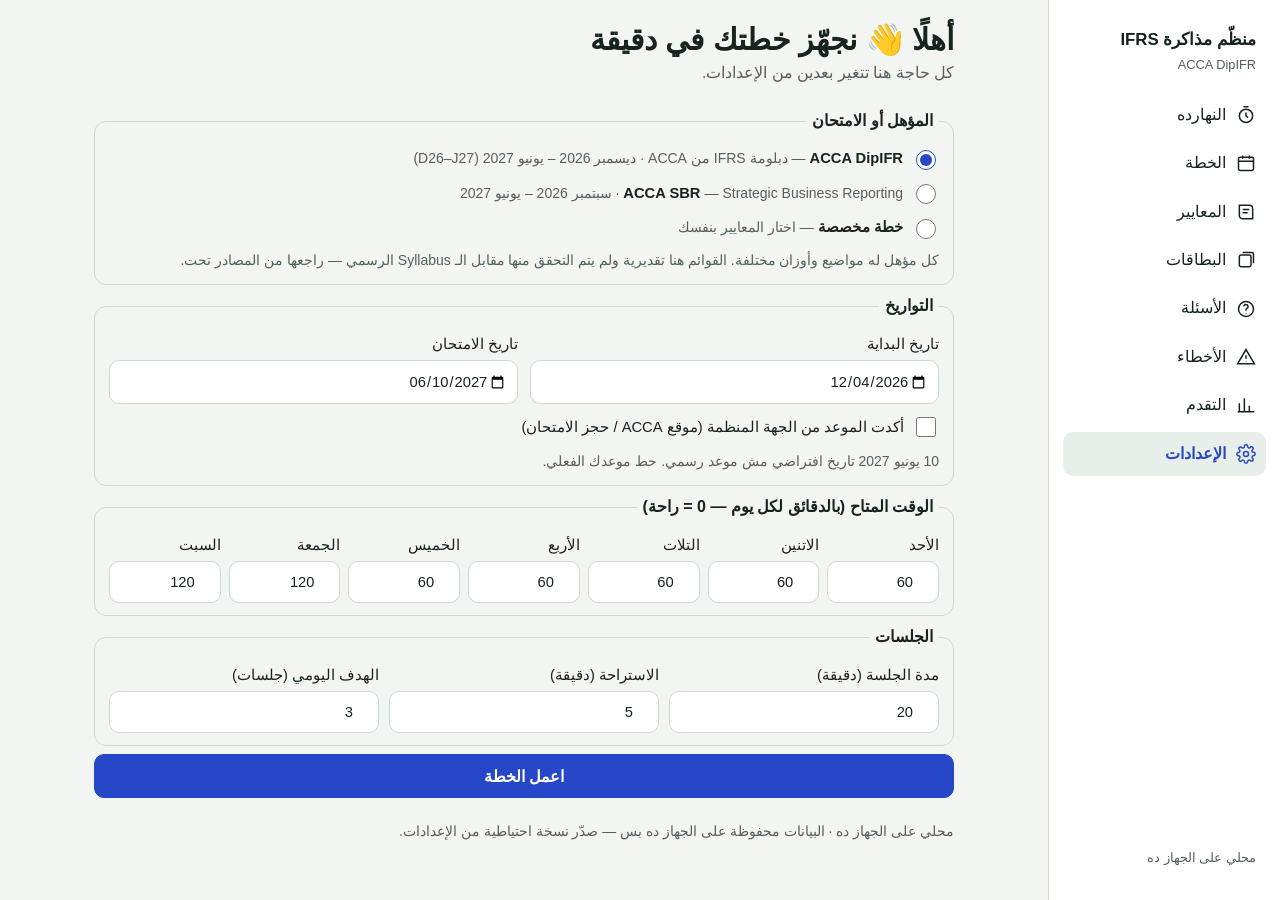
<file: index.html>
<!doctype html>
<html lang="ar" dir="rtl">
<head>
<meta charset="utf-8">
<meta name="viewport" content="width=device-width, initial-scale=1, viewport-fit=cover">
<title>منظّم مذاكرة IFRS</title>
<meta name="description" content="تنظيم مذاكرة IFRS والتحضير للامتحان: مهمة واحدة دلوقتي، تايمر تركيز، خطة، بطاقات، أسئلة تدريبية، وسجل أخطاء.">
<link rel="stylesheet" href="css/app.css">
<script>
  // تطبيق المظهر قبل الرسم لتفادي الوميض
  try { var s = JSON.parse(localStorage.getItem('ifrsStudy.v2') || 'null'); var th = s && s.settings && s.settings.theme; if (th === 'light' || th === 'dark') document.documentElement.setAttribute('data-theme', th); } catch (e) {}
</script>
</head>
<body>
<a class="skip" href="#main">تخطَّ إلى المحتوى</a>
<div class="app">
  <nav class="side" aria-label="الأقسام" id="side"></nav>
  <main id="main" tabindex="-1"><div class="view" id="view"><p class="muted">جارٍ التحميل…</p></div></main>
</div>
<nav class="tabbar" aria-label="التنقل السريع" id="tabbar"></nav>
<div class="toast" id="toast" role="status" aria-live="polite"></div>
<div id="flash" aria-live="assertive"></div>
<dialog id="dlg" aria-labelledby="dlg-title"></dialog>
<noscript><p style="padding:16px">التطبيق يحتاج تفعيل JavaScript.</p></noscript>

<script src="js/util.js"></script>
<script src="content/content.js"></script>
<script src="js/store.js"></script>
<script src="js/plan.js"></script>
<script src="js/timer.js"></script>
<script src="js/srs.js"></script>
<script src="js/study.js"></script>
<script src="js/app.js"></script>
<script src="js/view-today.js"></script>
<script src="js/view-plan.js"></script>
<script src="js/view-learn.js"></script>
<script src="js/view-practice.js"></script>
<script src="js/view-progress.js"></script>
<script src="js/view-prefs.js"></script>
<script>App.boot();</script>
</body>
</html>
</file>
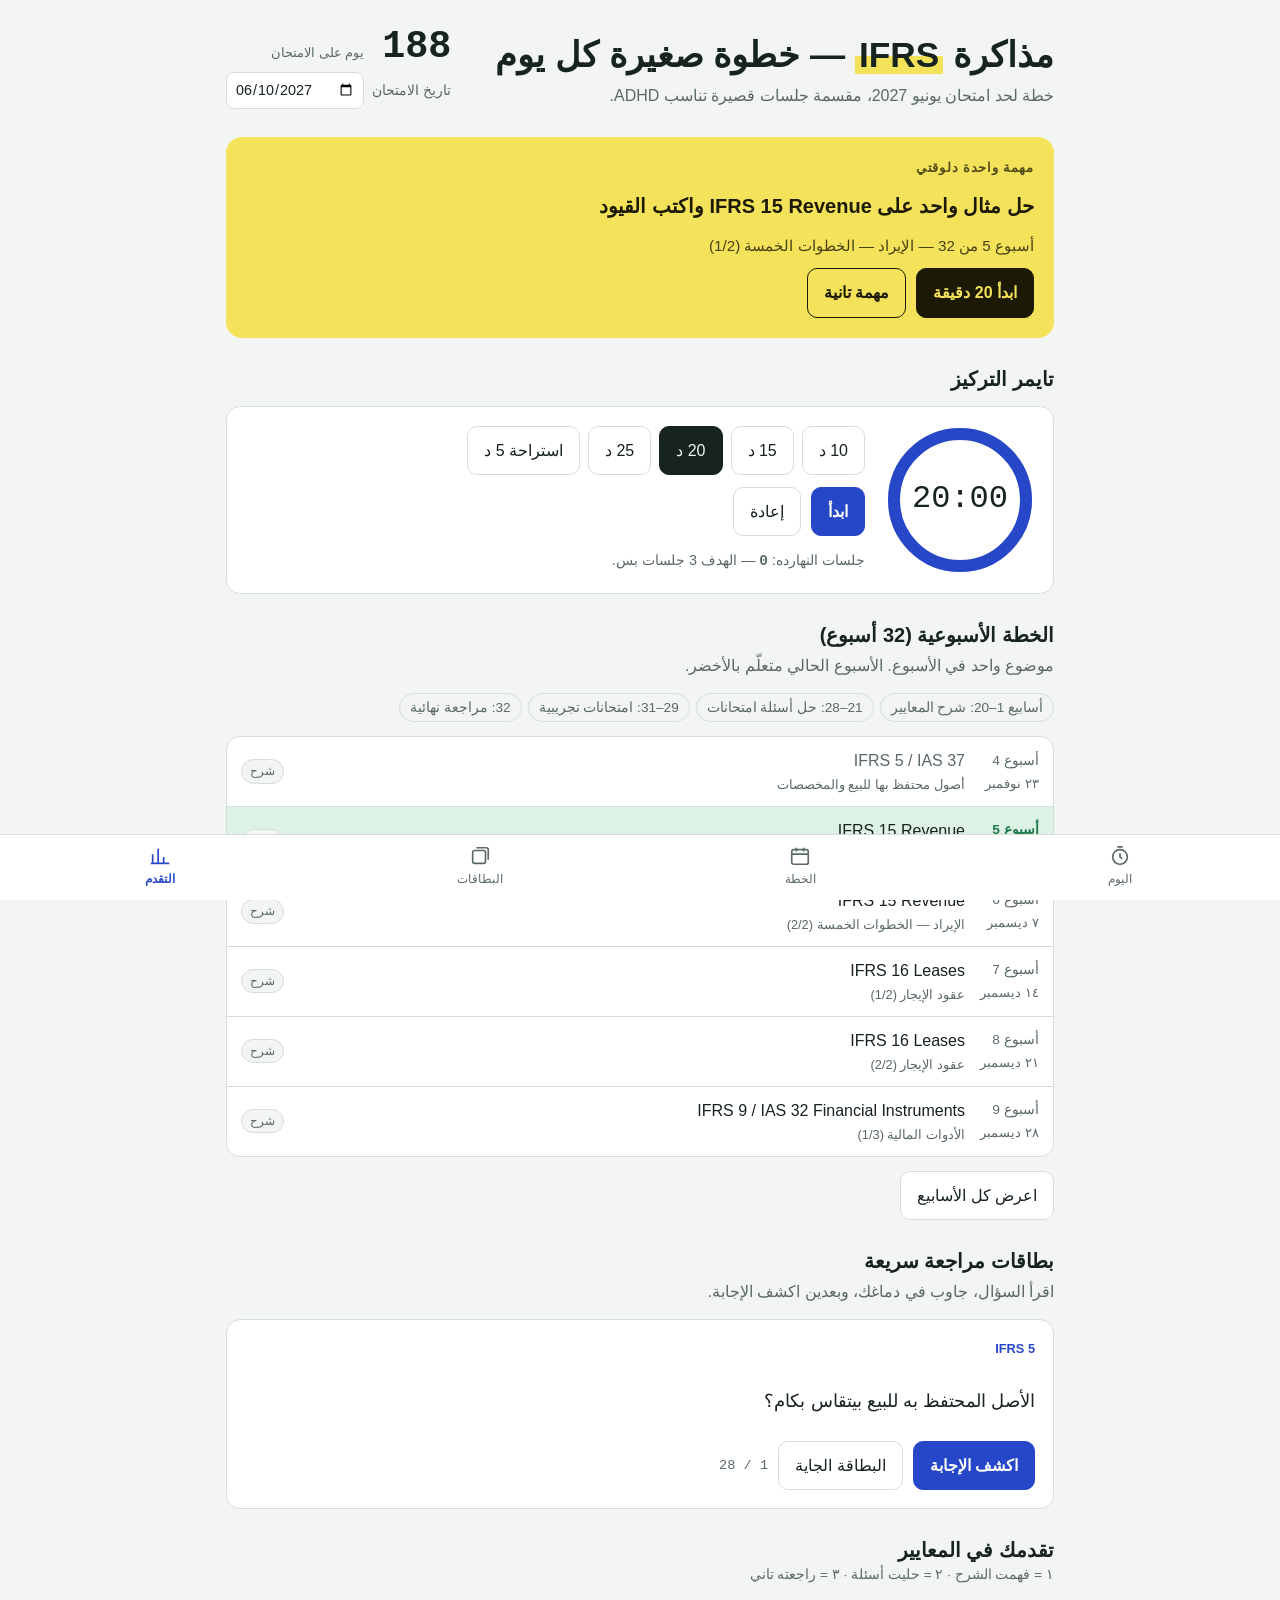
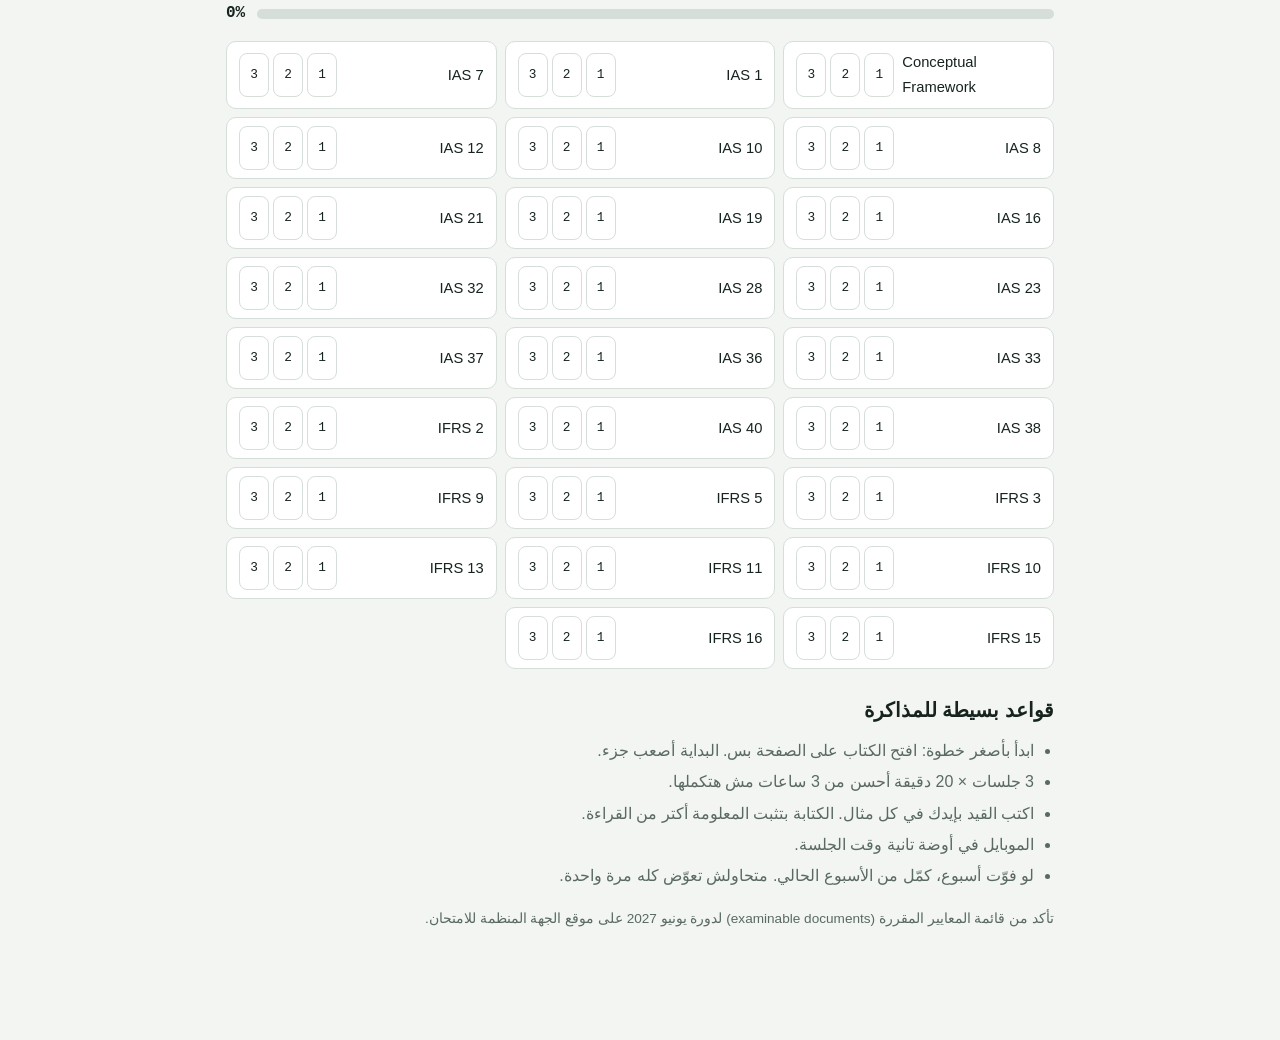
<file: original/index-v1.html>
<!doctype html>
<html lang="ar" dir="rtl">
<head>
<meta charset="utf-8">
<meta name="viewport" content="width=device-width, initial-scale=1, viewport-fit=cover">
<title>مذاكرة IFRS يونيو 2027</title>
<style>
/* Layout: single RTL column, highlighter-on-paper study desk; "now" block first, then timer, plan, cards, progress */
:root{
  --bg:#F2F5F2; --surface:#FFFFFF; --fg:#16231E; --muted:#5A6A63; --line:#D6DED9;
  --accent:#2747C9; --accent-fg:#FFFFFF; --hi:#F4E25A; --hi-fg:#1C1A05;
  --good:#1E7A4C; --good-bg:#DDF1E5;
  --f-body:"Segoe UI", Tahoma, "Noto Sans Arabic", Arial, sans-serif;
  --f-num:ui-monospace, Consolas, "Courier New", monospace;
}
@media (prefers-color-scheme: dark){:root:not([data-theme="light"]){
  --bg:#0F1613; --surface:#18221E; --fg:#E5EDE8; --muted:#97A8A0; --line:#2A3832;
  --accent:#8EA6FF; --accent-fg:#0F1613; --hi:#E3D24B; --hi-fg:#1C1A05;
  --good:#6FD39C; --good-bg:#183A28; color-scheme:dark}}
:root[data-theme="dark"]{
  --bg:#0F1613; --surface:#18221E; --fg:#E5EDE8; --muted:#97A8A0; --line:#2A3832;
  --accent:#8EA6FF; --accent-fg:#0F1613; --hi:#E3D24B; --hi-fg:#1C1A05;
  --good:#6FD39C; --good-bg:#183A28; color-scheme:dark}

*{box-sizing:border-box}
body{background:var(--bg);color:var(--fg);font-family:var(--f-body);font-size:16px;line-height:1.7;margin:0}
.wrap{max-width:860px;margin:0 auto;padding-block:28px 64px;
  padding-left:max(16px, env(safe-area-inset-left,0px));padding-right:max(16px, env(safe-area-inset-right,0px));
  display:flex;flex-direction:column;gap:28px}
h1,h2{margin:0;text-wrap:balance;line-height:1.3}
h1{font-size:clamp(1.6rem,4.5vw,2.2rem);font-weight:700}
h2{font-size:1.25rem;font-weight:600}
.mark{background:linear-gradient(transparent 55%, var(--hi) 55%);color:inherit;padding:0 4px}
.sub{color:var(--muted);margin:4px 0 0}
.num{font-family:var(--f-num);font-variant-numeric:tabular-nums}
.ltr{direction:ltr;unicode-bidi:isolate}
section{display:flex;flex-direction:column;gap:14px}
.panel{background:var(--surface);border:1px solid var(--line);border-radius:14px;padding:18px}
button{font:inherit;cursor:pointer;border-radius:10px;border:1px solid var(--line);background:var(--surface);color:var(--fg);padding:10px 16px}
button:focus-visible,input:focus-visible{outline:3px solid var(--accent);outline-offset:2px}
.btn-main{background:var(--accent);color:var(--accent-fg);border-color:var(--accent);font-weight:600}
.row{display:flex;flex-wrap:wrap;gap:10px;align-items:center}

/* header */
header{display:flex;flex-wrap:wrap;justify-content:space-between;gap:16px;align-items:flex-end}
.count{display:flex;gap:18px;align-items:baseline}
.count b{font-size:2.4rem;line-height:1}
.count small{color:var(--muted)}
.exam-date{display:flex;gap:8px;align-items:center;color:var(--muted);font-size:.9rem}
.exam-date input{font:inherit;padding:4px 8px;border-radius:8px;border:1px solid var(--line);background:var(--surface);color:var(--fg)}

/* now block */
.now{background:var(--hi);color:var(--hi-fg);border-radius:16px;padding:20px;display:flex;flex-direction:column;gap:10px}
.now .label{font-size:.8rem;letter-spacing:.06em;font-weight:600;opacity:.75}
.now .task{font-size:1.25rem;font-weight:600;margin:0}
.now .meta{margin:0;opacity:.8;font-size:.95rem}
.now button{background:var(--hi-fg);color:var(--hi);border-color:var(--hi-fg);font-weight:600}
.now button.ghost{background:transparent;color:var(--hi-fg);border-color:currentColor}

/* timer */
.timer{display:grid;grid-template-columns:auto 1fr;gap:20px;align-items:center}
@media (max-width:520px){.timer{grid-template-columns:1fr;justify-items:center;text-align:center}}
.ring{width:150px;height:150px;position:relative}
.ring svg{width:100%;height:100%;transform:rotate(-90deg)}
.ring .t{position:absolute;inset:0;display:grid;place-items:center;font-size:2rem}
.chips{display:flex;flex-wrap:wrap;gap:8px}
.chip[aria-pressed="true"]{background:var(--fg);color:var(--bg);border-color:var(--fg)}
.done-today{color:var(--muted);font-size:.9rem;margin:0}

/* plan */
.phase{display:flex;flex-wrap:wrap;gap:6px;font-size:.85rem}
.phase span{padding:2px 10px;border-radius:999px;border:1px solid var(--line);color:var(--muted)}
.weeks{display:flex;flex-direction:column;border:1px solid var(--line);border-radius:14px;overflow:hidden;background:var(--surface)}
.wk{display:grid;grid-template-columns:62px 1fr auto;gap:12px;padding:10px 14px;border-top:1px solid var(--line);align-items:center}
.wk:first-child{border-top:0}
.wk .n{color:var(--muted);font-size:.85rem}
.wk .d{color:var(--muted);font-size:.8rem}
.wk .topic{min-width:0}
.wk.cur{background:var(--good-bg)}
.wk.cur .n{color:var(--good);font-weight:600}
.wk.past .topic{color:var(--muted)}
.tag{font-size:.75rem;padding:1px 8px;border-radius:999px;background:var(--bg);color:var(--muted);border:1px solid var(--line);white-space:nowrap}
.showall{align-self:flex-start}

/* cards */
.card{min-height:190px;display:flex;flex-direction:column;gap:12px;justify-content:space-between}
.card .std{font-size:.8rem;color:var(--accent);font-weight:600}
.card .q{font-size:1.15rem;font-weight:500;margin:0}
.card .a{margin:0;padding:12px 14px;background:var(--bg);border-radius:10px;border-inline-start:4px solid var(--hi)}

/* progress */
.prog-bar{height:10px;background:var(--line);border-radius:99px;overflow:hidden}
.prog-bar i{display:block;height:100%;background:var(--good);width:0;transition:width .3s}
.stds{display:grid;grid-template-columns:repeat(auto-fill,minmax(240px,1fr));gap:8px}
.std-row{display:flex;justify-content:space-between;gap:8px;align-items:center;padding:8px 12px;background:var(--surface);border:1px solid var(--line);border-radius:10px}
.std-row .nm{min-width:0;font-size:.92rem}
.lv{display:flex;gap:4px}
.lv button{width:30px;height:30px;padding:0;border-radius:8px;font-size:.8rem}
.lv button.on{background:var(--good);border-color:var(--good);color:var(--surface)}
.legend{color:var(--muted);font-size:.85rem;margin:0}

.tabbar{position:fixed;left:0;right:0;bottom:0;z-index:20;background:var(--surface);border-top:1px solid var(--line);
  display:grid;grid-template-columns:repeat(4,1fr);
  padding-bottom:env(safe-area-inset-bottom,0px);padding-left:env(safe-area-inset-left,0px);padding-right:env(safe-area-inset-right,0px)}
.tabbar a{display:flex;flex-direction:column;align-items:center;gap:2px;padding:10px 4px;color:var(--muted);text-decoration:none;font-size:.78rem}
.tabbar a svg{width:22px;height:22px;stroke:currentColor;fill:none;stroke-width:1.8}
.tabbar a.on{color:var(--accent);font-weight:600}
section,.now{scroll-margin-top:16px}
.wrap{padding-bottom:110px}
button{min-height:44px}
.tips{margin:0;padding-inline-start:20px;color:var(--muted)}
.tips li{margin-bottom:4px}
.note{font-size:.85rem;color:var(--muted);margin:0}
@media (prefers-reduced-motion:reduce){*{transition:none!important}}
</style>

</head>
<body>
<div class="wrap" dir="rtl" lang="ar">

<header>
  <div>
    <h1>مذاكرة <span class="mark ltr">IFRS</span> — خطوة صغيرة كل يوم</h1>
    <p class="sub">خطة لحد امتحان يونيو 2027، مقسمة جلسات قصيرة تناسب ADHD.</p>
  </div>
  <div style="display:flex;flex-direction:column;gap:6px;align-items:flex-start">
    <div class="count"><b class="num" id="daysLeft">—</b><small>يوم على الامتحان</small></div>
    <label class="exam-date" for="examDate">تاريخ الامتحان
      <input type="date" id="examDate" value="2027-06-10" class="ltr">
    </label>
  </div>
</header>

<!-- one thing now -->
<div class="now" id="today" aria-live="polite">
  <div class="label">مهمة واحدة دلوقتي</div>
  <p class="task" id="nowTask">—</p>
  <p class="meta" id="nowMeta">—</p>
  <div class="row">
    <button id="startNow">ابدأ 20 دقيقة</button>
    <button class="ghost" id="swapTask">مهمة تانية</button>
  </div>
</div>

<!-- timer -->
<section>
  <h2>تايمر التركيز</h2>
  <div class="panel timer">
    <div class="ring">
      <svg viewBox="0 0 100 100" aria-hidden="true">
        <circle cx="50" cy="50" r="44" fill="none" stroke="var(--line)" stroke-width="8"/>
        <circle id="arc" cx="50" cy="50" r="44" fill="none" stroke="var(--accent)" stroke-width="8" stroke-linecap="round" stroke-dasharray="276.46" stroke-dashoffset="0"/>
      </svg>
      <div class="t num" id="clock">20:00</div>
    </div>
    <div style="display:flex;flex-direction:column;gap:12px;min-width:0">
      <div class="chips" role="group" aria-label="مدة الجلسة">
        <button class="chip" data-min="10" aria-pressed="false">10 د</button>
        <button class="chip" data-min="15" aria-pressed="false">15 د</button>
        <button class="chip" data-min="20" aria-pressed="true">20 د</button>
        <button class="chip" data-min="25" aria-pressed="false">25 د</button>
        <button class="chip" data-min="5" data-break="1" aria-pressed="false">استراحة 5 د</button>
      </div>
      <div class="row">
        <button class="btn-main" id="go">ابدأ</button>
        <button id="reset">إعادة</button>
      </div>
      <p class="done-today">جلسات النهارده: <b class="num" id="sessions">0</b> — الهدف 3 جلسات بس.</p>
    </div>
  </div>
</section>

<!-- plan -->
<section id="plan">
  <div>
    <h2>الخطة الأسبوعية (32 أسبوع)</h2>
    <p class="sub">موضوع واحد في الأسبوع. الأسبوع الحالي متعلّم بالأخضر.</p>
  </div>
  <div class="phase">
    <span>أسابيع 1–20: شرح المعايير</span>
    <span>21–28: حل أسئلة امتحانات</span>
    <span>29–31: امتحانات تجريبية</span>
    <span>32: مراجعة نهائية</span>
  </div>
  <div class="weeks" id="weeks"></div>
  <button class="showall" id="toggleWeeks">اعرض كل الأسابيع</button>
</section>

<!-- flashcards -->
<section id="cards">
  <div>
    <h2>بطاقات مراجعة سريعة</h2>
    <p class="sub">اقرأ السؤال، جاوب في دماغك، وبعدين اكشف الإجابة.</p>
  </div>
  <div class="panel card">
    <div class="std ltr" id="cStd" style="text-align:right">—</div>
    <p class="q" id="cQ">—</p>
    <p class="a" id="cA" hidden>—</p>
    <div class="row">
      <button class="btn-main" id="reveal">اكشف الإجابة</button>
      <button id="nextCard">البطاقة الجاية</button>
      <span class="note num" id="cIdx"></span>
    </div>
  </div>
</section>

<!-- progress -->
<section id="progress">
  <div>
    <h2>تقدمك في المعايير</h2>
    <p class="legend">١ = فهمت الشرح · ٢ = حليت أسئلة · ٣ = راجعته تاني</p>
  </div>
  <div class="row" style="gap:12px">
    <div class="prog-bar" style="flex:1;min-width:160px"><i id="bar"></i></div>
    <b class="num" id="pct">0%</b>
  </div>
  <div class="stds" id="stds"></div>
</section>

<!-- tips -->
<section>
  <h2>قواعد بسيطة للمذاكرة</h2>
  <ul class="tips">
    <li>ابدأ بأصغر خطوة: افتح الكتاب على الصفحة بس. البداية أصعب جزء.</li>
    <li>3 جلسات × 20 دقيقة أحسن من 3 ساعات مش هتكملها.</li>
    <li>اكتب القيد بإيدك في كل مثال. الكتابة بتثبت المعلومة أكتر من القراءة.</li>
    <li>الموبايل في أوضة تانية وقت الجلسة.</li>
    <li>لو فوّت أسبوع، كمّل من الأسبوع الحالي. متحاولش تعوّض كله مرة واحدة.</li>
  </ul>
  <p class="note">تأكد من قائمة المعايير المقررة (examinable documents) لدورة يونيو 2027 على موقع الجهة المنظمة للامتحان.</p>
</section>

</div>

<nav class="tabbar" aria-label="التنقل">
  <a href="#today" class="on"><svg viewBox="0 0 24 24"><circle cx="12" cy="13" r="8"/><path d="M12 9v4l2.5 2M9 2h6"/></svg>اليوم</a>
  <a href="#plan"><svg viewBox="0 0 24 24"><rect x="3" y="5" width="18" height="16" rx="2"/><path d="M3 10h18M8 3v4M16 3v4"/></svg>الخطة</a>
  <a href="#cards"><svg viewBox="0 0 24 24"><rect x="4" y="6" width="14" height="14" rx="2"/><path d="M8 3h11a2 2 0 0 1 2 2v11"/></svg>البطاقات</a>
  <a href="#progress"><svg viewBox="0 0 24 24"><path d="M4 20V10M10 20V4M16 20v-7M22 20H2"/></svg>التقدم</a>
</nav>

<script>
(function(){
  // ---------- storage ----------
  const KEY="ifrs27";
  let S={};
  try{S=JSON.parse(localStorage.getItem(KEY)||"{}")||{}}catch(e){S={}}
  const save=()=>{try{localStorage.setItem(KEY,JSON.stringify(S))}catch(e){}};
  S.levels=S.levels||{};

  // ---------- data ----------
  const START=new Date(2026,10,2); // Mon 2 Nov 2026
  const blocks=[
    ["Conceptual Framework + IAS 1 / IAS 8 / IAS 10",1,"أساسيات العرض والتغييرات المحاسبية"],
    ["IAS 16 / IAS 23 / IAS 40",1,"الأصول الثابتة وتكلفة الاقتراض والاستثمار العقاري"],
    ["IAS 38 / IAS 36",1,"الأصول غير الملموسة واضمحلال القيمة"],
    ["IFRS 5 / IAS 37",1,"أصول محتفظ بها للبيع والمخصصات"],
    ["IFRS 15 Revenue",2,"الإيراد — الخطوات الخمسة"],
    ["IFRS 16 Leases",2,"عقود الإيجار"],
    ["IFRS 9 / IAS 32 Financial Instruments",3,"الأدوات المالية"],
    ["IAS 12 Income Taxes",1,"الضريبة المؤجلة"],
    ["IAS 19 / IFRS 2",2,"مزايا العاملين والدفع على أساس الأسهم"],
    ["IAS 21 / IFRS 13",1,"العملات الأجنبية والقيمة العادلة"],
    ["IAS 33 / IAS 7",1,"ربحية السهم وقائمة التدفقات النقدية"],
    ["IFRS 10 / IFRS 3 Consolidation",2,"القوائم المجمعة والشهرة"],
    ["IAS 28 / IFRS 11 + group adjustments",1,"الشركات الشقيقة والمشروعات المشتركة"],
    ["Disposals + foreign subsidiaries",1,"استبعاد الشركات التابعة والتابعة الأجنبية"]
  ];
  const weeks=[];
  blocks.forEach(([t,n,ar])=>{for(let i=0;i<n;i++)weeks.push({t,ar:ar+(n>1?` (${i+1}/${n})`:""),tag:"شرح"})});
  const qTopics=["IFRS 15 + IFRS 16","IFRS 9 / IAS 32","IAS 12 + IAS 19","IFRS 2 + IAS 21","IAS 36 + IFRS 5 + IAS 37","Consolidation (1)","Consolidation (2)","Mixed questions"];
  qTopics.forEach(t=>weeks.push({t,ar:"حل أسئلة امتحانات سابقة",tag:"أسئلة"}));
  for(let i=1;i<=3;i++)weeks.push({t:"Mock exam "+i,ar:"امتحان تجريبي كامل بالوقت + تصحيح",tag:"تجريبي"});
  weeks.push({t:"Final revision",ar:"البطاقات + الأخطاء اللي اتكررت",tag:"مراجعة"});

  const tasks={
    "شرح":["اقرأ جزء واحد من شرح {t} وطلّع 3 نقط بإيدك","حل مثال واحد على {t} واكتب القيود","اعمل ملخص صفحة واحدة لـ {t}","اتفرج على فيديو شرح قصير عن {t} واكتب اللي فهمته"],
    "أسئلة":["حل سؤال واحد من امتحان سابق على {t}","صحّح آخر سؤال حليته واكتب غلطتين اتعلمتهم","اقرأ إجابة نموذجية لسؤال على {t} ولاحظ طريقة العرض"],
    "تجريبي":["حل جزء من الامتحان التجريبي (سؤال واحد) بالوقت","صحّح سؤال من الامتحان التجريبي"],
    "مراجعة":["راجع 10 بطاقات من تحت","راجع قائمة أخطائك المتكررة"]
  };

  const stds=["Conceptual Framework","IAS 1","IAS 7","IAS 8","IAS 10","IAS 12","IAS 16","IAS 19","IAS 21","IAS 23","IAS 28","IAS 32","IAS 33","IAS 36","IAS 37","IAS 38","IAS 40","IFRS 2","IFRS 3","IFRS 5","IFRS 9","IFRS 10","IFRS 11","IFRS 13","IFRS 15","IFRS 16"];

  const cards=[
    ["IFRS 15","إيه الخطوات الخمسة للاعتراف بالإيراد؟","1) تحديد العقد 2) تحديد التزامات الأداء 3) تحديد سعر المعاملة 4) توزيع السعر على التزامات الأداء 5) الاعتراف بالإيراد عند (أو على مدار) الوفاء بالالتزام."],
    ["IFRS 16","التزام الإيجار عند الاعتراف الأولي بيتقاس إزاي؟","القيمة الحالية لدفعات الإيجار اللي لسه متدفعتش، مخصومة بسعر الفائدة الضمني في العقد، ولو مش متاح بسعر الاقتراض الإضافي للمستأجر."],
    ["IFRS 16","مكونات أصل حق الاستخدام (ROU) الأولي؟","التزام الإيجار + دفعات مدفوعة مقدمًا + التكاليف المباشرة الأولية + تكاليف الإزالة/الإعادة المقدرة − حوافز الإيجار المستلمة."],
    ["IAS 36","إمتى يكون فيه اضمحلال؟ وإيه هي القيمة القابلة للاسترداد؟","لما القيمة الدفترية أكبر من القيمة القابلة للاسترداد. القابلة للاسترداد = الأعلى بين (القيمة العادلة ناقص تكاليف البيع) و(القيمة الاستخدامية)."],
    ["IFRS 5","الأصل المحتفظ به للبيع بيتقاس بكام؟","بالأقل بين القيمة الدفترية والقيمة العادلة ناقص تكاليف البيع، ويتوقف إهلاكه."],
    ["IAS 37","شروط الاعتراف بمخصص؟","التزام حالي (قانوني أو ضمني) ناتج عن حدث سابق + خروج موارد مرجّح + تقدير يمكن الاعتماد عليه."],
    ["IFRS 9","الأصل المالي يتصنّف بالتكلفة المستهلكة إمتى؟","لما نموذج الأعمال هدفه الاحتفاظ لتحصيل التدفقات التعاقدية، والتدفقات دي أصل وفائدة فقط (SPPI)."],
    ["IFRS 9","مراحل الخسائر الائتمانية المتوقعة (ECL)؟","المرحلة 1: خسائر 12 شهر. المرحلة 2: خسائر على مدار العمر (زيادة جوهرية في المخاطر). المرحلة 3: على مدار العمر والفائدة تتحسب على الصافي."],
    ["IAS 32","السندات القابلة للتحويل بتتقسم إزاي؟","جزء التزام = القيمة الحالية للتدفقات بسعر فائدة دين مماثل من غير خيار تحويل. والباقي من المتحصلات = حقوق ملكية."],
    ["IFRS 3","معادلة الشهرة؟","المقابل المحوّل + حقوق غير المسيطرين + القيمة العادلة لأي حصة سابقة − القيمة العادلة لصافي الأصول المقتناة."],
    ["IFRS 3","حقوق غير المسيطرين (NCI) بتتقاس إزاي عند الاقتناء؟","اختيار لكل عملية: إما بالقيمة العادلة (شهرة كاملة) أو بنصيبهم في صافي الأصول القابلة للتحديد (شهرة جزئية)."],
    ["IFRS 10","عناصر السيطرة التلاتة؟","سلطة على الشركة المستثمر فيها + تعرّض لعوائد متغيرة + قدرة على استخدام السلطة للتأثير على العوائد."],
    ["IAS 28","الشركة الشقيقة بتتحاسب إزاي؟","بطريقة حقوق الملكية: التكلفة + نصيب المستثمر في الأرباح بعد الاقتناء − التوزيعات − الاضمحلال. التأثير الجوهري عادة من 20% لـ 50%."],
    ["Consolidation","الربح غير المحقق في المخزون بين شركات المجموعة؟","يتشال من المخزون. لو التابعة هي البايعة، التسوية تتوزع بين الأم وحقوق غير المسيطرين."],
    ["IAS 12","الضريبة المؤجلة بتتحسب إزاي؟","الفرق المؤقت (القيمة الدفترية − الأساس الضريبي) × سعر الضريبة المتوقع وقت التسوية."],
    ["IAS 19","إعادة القياس في نظام المزايا المحددة بتروح فين؟","في الدخل الشامل الآخر (OCI) ومش بيتعاد تصنيفها للأرباح والخسائر. صافي الفائدة وتكلفة الخدمة في P&L."],
    ["IFRS 2","الفرق بين الدفع المسدد بأسهم والمسدد نقدًا؟","المسدد بأسهم: القيمة العادلة في تاريخ المنح ومش بتتعاد. المسدد نقدًا: التزام بيتعاد قياسه بالقيمة العادلة كل تاريخ قوائم."],
    ["IAS 21","البنود النقدية بالعملة الأجنبية بتتترجم بأنهي سعر آخر الفترة؟","بسعر الإقفال، والفرق في P&L. البنود غير النقدية بالتكلفة بتفضل بالسعر التاريخي."],
    ["IAS 21","فروق ترجمة القوائم المالية لعملية أجنبية بتروح فين؟","في الدخل الشامل الآخر (OCI)، وتتعاد للأرباح والخسائر عند استبعاد العملية الأجنبية."],
    ["IAS 10","الفرق بين الأحداث المعدِّلة وغير المعدِّلة؟","المعدِّلة: بتقدم دليل على ظروف كانت موجودة في تاريخ القوائم فنعدّل الأرقام. غير المعدِّلة: ظروف حصلت بعد التاريخ فنفصح بس."],
    ["IAS 8","تغيير السياسة vs تغيير التقدير vs تصحيح خطأ؟","تغيير السياسة: بأثر رجعي. تغيير التقدير: بأثر مستقبلي. الخطأ الجوهري لفترة سابقة: تعديل رجعي للأرقام المقارنة."],
    ["IAS 16","فائض إعادة التقييم بيروح فين؟ والنقص؟","الفائض في OCI (فائض إعادة التقييم). النقص يتخصم من الفائض السابق لنفس الأصل الأول، والزيادة عنه في P&L."],
    ["IAS 40","الفرق بين نموذج التكلفة والقيمة العادلة؟","نموذج القيمة العادلة: مفيش إهلاك، والتغير في القيمة العادلة في P&L. نموذج التكلفة: زي IAS 16 مع الإفصاح عن القيمة العادلة."],
    ["IAS 38","إمتى تكاليف التطوير تترسمل؟","لما كل الشروط تتحقق: جدوى فنية، نية الإكمال، القدرة على الاستخدام أو البيع، منافع اقتصادية محتملة، موارد كافية، قياس موثوق للتكلفة."],
    ["IAS 23","تكاليف الاقتراض بتترسمل إمتى؟","لما تكون منسوبة مباشرة لاقتناء أو إنشاء أصل مؤهل (بياخد فترة طويلة يجهز). الرسملة تبدأ مع النفقات والاقتراض والأنشطة، وتقف لما الأصل يجهز."],
    ["IFRS 13","مستويات تدرج القيمة العادلة؟","المستوى 1: أسعار معلنة في سوق نشط لأصول مطابقة. المستوى 2: مدخلات ملحوظة غير الأسعار المعلنة. المستوى 3: مدخلات غير ملحوظة."],
    ["IAS 33","معادلة ربحية السهم الأساسية؟","الربح المتاح لحملة الأسهم العادية ÷ المتوسط المرجح لعدد الأسهم العادية خلال الفترة."],
    ["Consolidation","ربح استبعاد تابعة في القوائم المجمعة؟","المتحصلات + القيمة العادلة للحصة المحتفظ بها − (صافي أصول التابعة + الشهرة المتبقية − حقوق غير المسيطرين)."]
  ];

  // ---------- countdown ----------
  const examIn=document.getElementById("examDate");
  if(S.exam)examIn.value=S.exam;
  const dayMs=864e5;
  function today(){const d=new Date();d.setHours(0,0,0,0);return d}
  function updateCount(){
    const p=examIn.value.split("-").map(Number);
    const ex=new Date(p[0],p[1]-1,p[2]);
    const n=Math.max(0,Math.round((ex-today())/dayMs));
    document.getElementById("daysLeft").textContent=isNaN(n)?"—":n;
  }
  examIn.addEventListener("change",()=>{S.exam=examIn.value;save();updateCount()});
  updateCount();

  // ---------- weeks ----------
  const curIdx=Math.max(0,Math.min(weeks.length-1,Math.floor((today()-START)/(7*dayMs))));
  const fmt=d=>d.toLocaleDateString("ar-EG",{day:"numeric",month:"short"});
  const wEl=document.getElementById("weeks");
  let showAll=false;
  function renderWeeks(){
    wEl.innerHTML="";
    weeks.forEach((w,i)=>{
      if(!showAll && (i<curIdx-1 || i>curIdx+4))return;
      const d=new Date(START.getTime()+i*7*dayMs);
      const r=document.createElement("div");
      r.className="wk"+(i===curIdx?" cur":"")+(i<curIdx?" past":"");
      r.innerHTML=`<div><div class="n">أسبوع <span class="num">${i+1}</span></div><div class="d">${fmt(d)}</div></div>
        <div class="topic"><div class="ltr" style="text-align:right;font-weight:500">${w.t}</div><div class="d">${w.ar}</div></div>
        <span class="tag">${w.tag}</span>`;
      wEl.appendChild(r);
    });
  }
  document.getElementById("toggleWeeks").addEventListener("click",e=>{
    showAll=!showAll;e.target.textContent=showAll?"اعرض الأسابيع القريبة بس":"اعرض كل الأسابيع";renderWeeks();
  });
  renderWeeks();

  // ---------- one thing now ----------
  const cw=weeks[curIdx];
  let ti=Math.floor(Math.random()*tasks[cw.tag].length);
  function showTask(){
    const list=tasks[cw.tag];
    document.getElementById("nowTask").textContent=list[ti%list.length].replace("{t}",cw.t);
    document.getElementById("nowMeta").textContent=`أسبوع ${curIdx+1} من ${weeks.length} — ${cw.ar}`;
  }
  document.getElementById("swapTask").addEventListener("click",()=>{ti++;showTask()});
  showTask();

  // ---------- timer ----------
  const clock=document.getElementById("clock"),arc=document.getElementById("arc"),go=document.getElementById("go");
  const C=276.46;
  let total=20*60,left=total,tick=null,isBreak=false;
  const tKey=new Date().toDateString();
  if(S.day!==tKey){S.day=tKey;S.sessions=0}
  document.getElementById("sessions").textContent=S.sessions||0;
  function draw(){
    const m=Math.floor(left/60),s=left%60;
    clock.textContent=`${String(m).padStart(2,"0")}:${String(s).padStart(2,"0")}`;
    arc.setAttribute("stroke-dashoffset",String(C*(1-left/total)));
  }
  function setMin(min,brk){stop();total=min*60;left=total;isBreak=!!brk;draw();
    document.querySelectorAll(".chip").forEach(c=>c.setAttribute("aria-pressed",String(+c.dataset.min===min&&!!c.dataset.break===!!brk)));}
  function stop(){clearInterval(tick);tick=null;go.textContent="ابدأ"}
  function beep(){try{const a=new (window.AudioContext||window.webkitAudioContext)();const o=a.createOscillator();o.frequency.value=660;o.connect(a.destination);o.start();setTimeout(()=>{o.stop();a.close()},500)}catch(e){}}
  function start(){
    if(tick){stop();return}
    go.textContent="إيقاف مؤقت";
    tick=setInterval(()=>{
      left--;draw();
      if(left<=0){stop();beep();
        if(!isBreak){S.sessions=(S.sessions||0)+1;save();document.getElementById("sessions").textContent=S.sessions;clock.textContent="برافو!";}
      }
    },1000);
  }
  document.querySelectorAll(".chip").forEach(c=>c.addEventListener("click",()=>setMin(+c.dataset.min,c.dataset.break)));
  go.addEventListener("click",start);
  document.getElementById("reset").addEventListener("click",()=>{stop();left=total;draw()});
  document.getElementById("startNow").addEventListener("click",()=>{setMin(20,false);start();go.scrollIntoView({behavior:"smooth",block:"center"})});
  draw();

  // ---------- flashcards ----------
  let order=cards.map((_,i)=>i).sort(()=>Math.random()-.5),ci=0;
  const cA=document.getElementById("cA"),rev=document.getElementById("reveal");
  function showCard(){
    const c=cards[order[ci]];
    document.getElementById("cStd").textContent=c[0];
    document.getElementById("cQ").textContent=c[1];
    cA.textContent=c[2];cA.hidden=true;rev.hidden=false;
    document.getElementById("cIdx").textContent=`${ci+1} / ${cards.length}`;
  }
  rev.addEventListener("click",()=>{cA.hidden=false;rev.hidden=true});
  document.getElementById("nextCard").addEventListener("click",()=>{ci=(ci+1)%cards.length;showCard()});
  showCard();

  // ---------- progress ----------
  const sEl=document.getElementById("stds");
  function renderProg(){
    sEl.innerHTML="";let sum=0;
    stds.forEach(s=>{
      const lv=S.levels[s]||0;sum+=lv;
      const r=document.createElement("div");r.className="std-row";
      r.innerHTML=`<span class="nm ltr">${s}</span><span class="lv"></span>`;
      const box=r.querySelector(".lv");
      [1,2,3].forEach(n=>{
        const b=document.createElement("button");b.className="num"+(lv>=n?" on":"");b.textContent=n;
        b.setAttribute("aria-label",`${s} مستوى ${n}`);
        b.addEventListener("click",()=>{S.levels[s]=(lv===n?n-1:n);save();renderProg()});
        box.appendChild(b);
      });
      sEl.appendChild(r);
    });
    const p=Math.round(sum/(stds.length*3)*100);
    document.getElementById("bar").style.width=p+"%";
    document.getElementById("pct").textContent=p+"%";
  }
  renderProg();

  // ---------- tab bar ----------
  const tabs=[...document.querySelectorAll('.tabbar a')];
  tabs.forEach(a=>a.addEventListener('click',e=>{e.preventDefault();
    document.querySelector(a.getAttribute('href')).scrollIntoView({behavior:'smooth'});}));
  const io=new IntersectionObserver(es=>es.forEach(en=>{if(en.isIntersecting){
    tabs.forEach(t=>t.classList.toggle('on',t.getAttribute('href')==='#'+en.target.id));}}),{rootMargin:'-40% 0px -55% 0px'});
  ['today','plan','cards','progress'].forEach(id=>io.observe(document.getElementById(id)));
})();
</script>

</body>
</html>
</file>
<file: css/app.css>
/* تخطيط: عمود RTL واحد على الموبايل، وشريط جانبي على الشاشات الكبيرة. ألوان "قلم تحديد على ورق" من النسخة الأولى */
:root {
  --bg: #F2F5F2; --surface: #FFFFFF; --surface-2: #E8EEEA; --fg: #16231E; --muted: #536159; --line: #CFD9D3;
  --accent: #2747C9; --accent-fg: #FFFFFF; --hi: #F4E25A; --hi-fg: #1C1A05;
  --good: #1B6E44; --good-bg: #DDF1E5; --warn: #8A5A00; --warn-bg: #FBEFD2; --bad: #A12A2A; --bad-bg: #F8E0DE;
  --f-body: "Segoe UI", Tahoma, "Noto Sans Arabic", "Noto Naskh Arabic", "Geeza Pro", Arial, sans-serif;
  --f-num: ui-monospace, "SF Mono", Consolas, "Courier New", monospace;
  --tabbar-h: 64px; --radius: 12px;
  color-scheme: light;
}
@media (prefers-color-scheme: dark) { :root:not([data-theme="light"]) {
  --bg: #0F1613; --surface: #18221E; --surface-2: #213029; --fg: #E5EDE8; --muted: #9FB0A8; --line: #2E3D36;
  --accent: #93AAFF; --accent-fg: #0F1613; --hi: #E3D24B; --hi-fg: #1C1A05;
  --good: #7ADBA5; --good-bg: #183A28; --warn: #F2C46B; --warn-bg: #3A2E14; --bad: #FF9C93; --bad-bg: #42201E; color-scheme: dark; } }
:root[data-theme="dark"] {
  --bg: #0F1613; --surface: #18221E; --surface-2: #213029; --fg: #E5EDE8; --muted: #9FB0A8; --line: #2E3D36;
  --accent: #93AAFF; --accent-fg: #0F1613; --hi: #E3D24B; --hi-fg: #1C1A05;
  --good: #7ADBA5; --good-bg: #183A28; --warn: #F2C46B; --warn-bg: #3A2E14; --bad: #FF9C93; --bad-bg: #42201E; color-scheme: dark; }

* { box-sizing: border-box; }
html { -webkit-text-size-adjust: 100%; }
body { margin: 0; background: var(--bg); color: var(--fg); font-family: var(--f-body); font-size: 16px; line-height: 1.65; }
h1, h2, h3 { margin: 0; line-height: 1.3; text-wrap: balance; }
h1 { font-size: clamp(1.4rem, 4vw, 1.9rem); font-weight: 700; }
h2 { font-size: 1.15rem; font-weight: 650; }
h3 { font-size: 1rem; font-weight: 650; }
p { margin: 0; }
a { color: var(--accent); }
.ltr { direction: ltr; unicode-bidi: isolate; }
.num { font-family: var(--f-num); font-variant-numeric: tabular-nums; unicode-bidi: isolate; }
.muted { color: var(--muted); }
.small { font-size: .875rem; }
.mark { background: linear-gradient(transparent 55%, var(--hi) 55%); color: inherit; padding: 0 3px; }
.skip { position: absolute; inset-inline-start: 8px; top: -60px; background: var(--accent); color: var(--accent-fg); padding: 8px 12px; border-radius: 8px; z-index: 50; }
.skip:focus { top: 8px; }
.sr { position: absolute; width: 1px; height: 1px; overflow: hidden; clip: rect(0 0 0 0); white-space: nowrap; }

/* ---------- الهيكل ---------- */
.app { display: grid; grid-template-columns: 1fr; min-height: 100vh; }
.side { display: none; }
main { min-width: 0; outline: none; padding-block: 20px calc(var(--tabbar-h) + 28px + env(safe-area-inset-bottom, 0px));
  padding-left: max(16px, env(safe-area-inset-left, 0px)); padding-right: max(16px, env(safe-area-inset-right, 0px)); }
.view { max-width: 860px; margin: 0 auto; display: flex; flex-direction: column; gap: 22px; }
@media (min-width: 960px) {
  .app { grid-template-columns: 232px 1fr; }
  .side { display: flex; flex-direction: column; gap: 4px; position: sticky; top: 0; height: 100vh; overflow: auto; padding: 22px 14px; border-inline-end: 1px solid var(--line); background: var(--surface); }
  .tabbar { display: none !important; }
  main { padding-bottom: 48px; }
}
.brand { font-weight: 700; font-size: 1.05rem; padding: 4px 10px 14px; }
.brand small { display: block; color: var(--muted); font-weight: 400; font-size: .8rem; }
.side a { display: flex; align-items: center; gap: 10px; padding: 9px 10px; border-radius: 10px; color: var(--fg); text-decoration: none; }
.side a:hover { background: var(--surface-2); }
.side a[aria-current="page"] { background: var(--surface-2); color: var(--accent); font-weight: 650; }
.side svg, .tabbar svg { width: 20px; height: 20px; stroke: currentColor; fill: none; stroke-width: 1.8; flex: none; }
.side .savestate { margin-top: auto; padding: 10px; font-size: .8rem; color: var(--muted); }

.tabbar { position: fixed; left: 0; right: 0; bottom: 0; z-index: 30; background: var(--surface); border-top: 1px solid var(--line);
  display: grid; grid-template-columns: repeat(5, 1fr); min-height: var(--tabbar-h);
  padding-bottom: env(safe-area-inset-bottom, 0px); padding-left: env(safe-area-inset-left, 0px); padding-right: env(safe-area-inset-right, 0px); }
.tabbar a, .tabbar button { display: flex; flex-direction: column; align-items: center; justify-content: center; gap: 2px; padding: 8px 2px; color: var(--muted); text-decoration: none; font-size: .75rem; background: none; border: 0; border-radius: 0; min-height: 0; font: inherit; font-size: .75rem; cursor: pointer; }
.tabbar [aria-current="page"] { color: var(--accent); font-weight: 650; }

/* ---------- عناصر عامة ---------- */
section { display: flex; flex-direction: column; gap: 12px; }
.head { display: flex; flex-wrap: wrap; justify-content: space-between; align-items: flex-end; gap: 10px 16px; }
.head > div { min-width: 0; }
.panel { background: var(--surface); border: 1px solid var(--line); border-radius: var(--radius); padding: 16px; display: flex; flex-direction: column; gap: 12px; min-width: 0; }
.row { display: flex; flex-wrap: wrap; gap: 8px; align-items: center; }
.row.between { justify-content: space-between; }
.stack { display: flex; flex-direction: column; gap: 8px; }
.grid2 { display: grid; grid-template-columns: repeat(auto-fit, minmax(230px, 1fr)); gap: 12px; }
.grid4 { display: grid; grid-template-columns: repeat(auto-fit, minmax(150px, 1fr)); gap: 10px; }
hr { border: 0; border-top: 1px solid var(--line); margin: 4px 0; width: 100%; }

button, .btn { font: inherit; cursor: pointer; border-radius: 10px; border: 1px solid var(--line); background: var(--surface); color: var(--fg); padding: 9px 14px; min-height: 44px; display: inline-flex; align-items: center; justify-content: center; gap: 6px; text-decoration: none; line-height: 1.2; }
button:hover, .btn:hover { border-color: var(--muted); }
button:disabled { opacity: .5; cursor: not-allowed; }
.btn-main { background: var(--accent); color: var(--accent-fg); border-color: var(--accent); font-weight: 650; }
.btn-ghost { background: transparent; }
.btn-sm { min-height: 36px; padding: 5px 10px; font-size: .875rem; }
.btn-danger { color: var(--bad); border-color: var(--bad); background: transparent; }
:focus-visible { outline: 3px solid var(--accent); outline-offset: 2px; }

label { display: flex; flex-direction: column; gap: 4px; font-size: .92rem; min-width: 0; }
label.inline { flex-direction: row; align-items: center; gap: 8px; }
input, select, textarea { font: inherit; color: var(--fg); background: var(--surface); border: 1px solid var(--line); border-radius: 10px; padding: 8px 10px; min-height: 42px; width: 100%; min-width: 0; }
input[type="checkbox"], input[type="radio"] { width: 20px; height: 20px; min-height: 0; accent-color: var(--accent); flex: none; }
textarea { min-height: 84px; resize: vertical; line-height: 1.6; }
input[type="number"], input[type="date"] { direction: ltr; text-align: right; }
fieldset { border: 1px solid var(--line); border-radius: var(--radius); padding: 12px 14px; margin: 0; display: flex; flex-direction: column; gap: 10px; min-width: 0; }
legend { font-weight: 650; padding: 0 6px; }
.days7 { display: grid; grid-template-columns: repeat(auto-fit, minmax(92px, 1fr)); gap: 8px; }

.chip { display: inline-flex; align-items: center; gap: 4px; font-size: .78rem; padding: 2px 9px; border-radius: 999px; border: 1px solid var(--line); background: var(--surface); color: var(--muted); white-space: nowrap; line-height: 1.6; }
.chip.good { background: var(--good-bg); color: var(--good); border-color: transparent; }
.chip.warn { background: var(--warn-bg); color: var(--warn); border-color: transparent; }
.chip.bad { background: var(--bad-bg); color: var(--bad); border-color: transparent; }
.chip.acc { color: var(--accent); border-color: var(--accent); }
button.chip { min-height: 32px; cursor: pointer; }
button.chip[aria-pressed="true"] { background: var(--fg); color: var(--bg); border-color: var(--fg); }

.note { font-size: .875rem; color: var(--muted); }
.alert { border-radius: var(--radius); padding: 12px 14px; display: flex; flex-direction: column; gap: 8px; border: 1px solid transparent; }
.alert.warn { background: var(--warn-bg); color: var(--fg); border-color: var(--warn); }
.alert.bad { background: var(--bad-bg); color: var(--fg); border-color: var(--bad); }
.alert.good { background: var(--good-bg); color: var(--fg); border-color: var(--good); }
.alert.info { background: var(--surface-2); }
.alert b { font-weight: 650; }

/* ---------- النهارده ---------- */
.count { display: flex; gap: 8px; align-items: baseline; }
.count b { font-size: 2rem; line-height: 1; }
.now { background: var(--hi); color: var(--hi-fg); border-radius: 16px; padding: 18px; display: flex; flex-direction: column; gap: 10px; }
.now .label { font-size: .8rem; letter-spacing: .04em; font-weight: 650; opacity: .8; }
.now .task { font-size: 1.25rem; font-weight: 650; }
.now .meta { opacity: .85; font-size: .92rem; }
.now a { color: var(--hi-fg); }
.now button { background: transparent; color: var(--hi-fg); border-color: currentColor; }
.now button.btn-main { background: var(--hi-fg); color: var(--hi); border-color: var(--hi-fg); }
.now .chip { background: rgba(255,255,255,.55); color: var(--hi-fg); border-color: transparent; }
.timer { display: grid; grid-template-columns: auto 1fr; gap: 18px; align-items: center; }
@media (max-width: 540px) { .timer { grid-template-columns: 1fr; justify-items: center; text-align: center; } .timer .row { justify-content: center; } }
.ring { width: 156px; height: 156px; position: relative; }
.ring svg { width: 100%; height: 100%; transform: rotate(-90deg); }
.ring .t { position: absolute; inset: 0; display: grid; place-items: center; align-content: center; gap: 2px; }
.ring .t b { font-size: 2rem; font-family: var(--f-num); font-variant-numeric: tabular-nums; }
.ring .t span { font-size: .8rem; color: var(--muted); }
.timer.done .ring .t b { color: var(--good); }
.progress-line { height: 8px; background: var(--surface-2); border-radius: 99px; overflow: hidden; }
.progress-line i { display: block; height: 100%; background: var(--good); }

body.focus .side, body.focus .tabbar, body.focus [data-hide-focus] { display: none !important; }
body.focus .app { grid-template-columns: 1fr; }
body.focus main { padding-bottom: 28px; }

/* ---------- القوائم ---------- */
.list { display: flex; flex-direction: column; border: 1px solid var(--line); border-radius: var(--radius); overflow: hidden; background: var(--surface); }
.item { display: grid; grid-template-columns: auto 1fr auto; gap: 10px; padding: 10px 12px; border-top: 1px solid var(--line); align-items: center; }
.item:first-child { border-top: 0; }
.item > .main { min-width: 0; }
.item .title { font-weight: 550; overflow-wrap: anywhere; }
.item .sub { font-size: .82rem; color: var(--muted); display: flex; flex-wrap: wrap; gap: 4px 10px; }
.item.is-done .title { text-decoration: line-through; color: var(--muted); }
.item.is-today { background: var(--good-bg); }
.st { font-size: .9rem; width: 28px; height: 28px; border-radius: 8px; display: grid; place-items: center; border: 1px solid var(--line); background: var(--surface); flex: none; }
.st.done { background: var(--good-bg); color: var(--good); border-color: transparent; }
.st.hard, .st.over { background: var(--bad-bg); color: var(--bad); border-color: transparent; }
.st.partial, .st.doing { background: var(--warn-bg); color: var(--warn); border-color: transparent; }
.week-h { display: flex; flex-wrap: wrap; justify-content: space-between; gap: 6px; padding: 8px 12px; background: var(--surface-2); font-size: .85rem; font-weight: 600; }
details > summary { cursor: pointer; padding: 4px 0; }
details > summary::marker { color: var(--muted); }

/* التقويم */
.cal { display: grid; grid-template-columns: repeat(7, minmax(0, 1fr)); gap: 4px; }
.cal .dh { text-align: center; font-size: .75rem; color: var(--muted); }
.cal button { min-height: 58px; padding: 4px; flex-direction: column; gap: 0; font-size: .8rem; border-radius: 8px; }
.cal button .d { font-weight: 650; }
.cal button.rest { background: var(--surface-2); color: var(--muted); }
.cal button.exam { border-color: var(--bad); color: var(--bad); }
.cal button.today { outline: 2px solid var(--accent); }
.cal button.sel { background: var(--fg); color: var(--bg); }
.cal .empty { min-height: 58px; }

/* البطاقات */
.flash { min-height: 220px; }
.flash .q { font-size: 1.15rem; font-weight: 550; }
.flash .a { padding: 12px 14px; background: var(--surface-2); border-radius: 10px; border-inline-start: 4px solid var(--hi); display: flex; flex-direction: column; gap: 6px; }
.rate { display: grid; grid-template-columns: repeat(4, 1fr); gap: 8px; }
@media (max-width: 420px) { .rate { grid-template-columns: repeat(2, 1fr); } }
.rate button { flex-direction: column; gap: 0; }
.rate button small { font-size: .72rem; color: var(--muted); }

/* الأسئلة */
.opt { display: flex; flex-direction: row; gap: 10px; align-items: flex-start; padding: 10px 12px; border: 1px solid var(--line); border-radius: 10px; cursor: pointer; }
.opt:has(input:checked) { border-color: var(--accent); background: var(--surface-2); }
.opt.right { border-color: var(--good); background: var(--good-bg); }
.opt.wrong { border-color: var(--bad); background: var(--bad-bg); }
pre.model { white-space: pre-wrap; font-family: inherit; margin: 0; padding: 12px; background: var(--surface-2); border-radius: 10px; overflow-x: auto; }
.qnav { display: flex; flex-wrap: wrap; gap: 6px; }
.qnav button { min-width: 40px; min-height: 40px; padding: 4px; }
.qnav button.answered { background: var(--good-bg); }
.qnav button.cur { outline: 2px solid var(--accent); }

/* التقدم */
.stat { display: flex; flex-direction: column; gap: 2px; padding: 12px; border: 1px solid var(--line); border-radius: 10px; background: var(--surface); min-width: 0; }
.stat b { font-size: 1.5rem; font-family: var(--f-num); font-variant-numeric: tabular-nums; }
.stat span { font-size: .82rem; color: var(--muted); }
.bars { display: grid; grid-template-columns: repeat(14, minmax(0, 1fr)); gap: 4px; align-items: end; height: 120px; padding-top: 8px; }
.bars div { display: flex; flex-direction: column; justify-content: flex-end; align-items: center; gap: 2px; height: 100%; min-width: 0; }
.bars i { display: block; width: 100%; background: var(--accent); border-radius: 4px 4px 0 0; min-height: 2px; }
.bars small { font-size: .65rem; color: var(--muted); }
.table-wrap { overflow-x: auto; }
table { border-collapse: collapse; width: 100%; font-size: .9rem; }
th, td { text-align: start; padding: 8px; border-bottom: 1px solid var(--line); vertical-align: top; }
th { font-weight: 600; color: var(--muted); font-size: .8rem; }

/* حوار */
dialog { border: 1px solid var(--line); border-radius: 16px; background: var(--surface); color: var(--fg); padding: 0; width: min(560px, calc(100vw - 24px)); max-height: calc(100vh - 32px); }
dialog::backdrop { background: rgba(0,0,0,.45); }
dialog form, dialog .dlg { padding: 18px; display: flex; flex-direction: column; gap: 12px; }
.toast { position: fixed; inset-inline: 16px; bottom: calc(var(--tabbar-h) + 16px + env(safe-area-inset-bottom, 0px)); z-index: 60; display: flex; justify-content: center; pointer-events: none; }
.toast div { background: var(--fg); color: var(--bg); padding: 10px 16px; border-radius: 10px; max-width: 520px; pointer-events: auto; box-shadow: 0 6px 24px rgba(0,0,0,.2); }
@media (min-width: 960px) { .toast { bottom: 24px; } }
.flashbar { position: fixed; top: 0; left: 0; right: 0; z-index: 70; background: var(--good); color: var(--surface); text-align: center; padding: calc(10px + env(safe-area-inset-top, 0px)) 16px 10px; font-weight: 650; }

@media (prefers-reduced-motion: reduce) { *, *::before, *::after { transition: none !important; animation: none !important; scroll-behavior: auto !important; } }
@media (prefers-reduced-motion: no-preference) { .progress-line i, .ring circle { transition: width .3s, stroke-dashoffset .3s linear; } }
@media (max-width: 560px) {
  .item { grid-template-columns: auto 1fr; }
  .item > :nth-child(n+3):not(.sr) { grid-column: 2 / -1; justify-self: start; }
  .item > .sr + .main + * { grid-column: 2 / -1; justify-self: start; }
}
</file>
